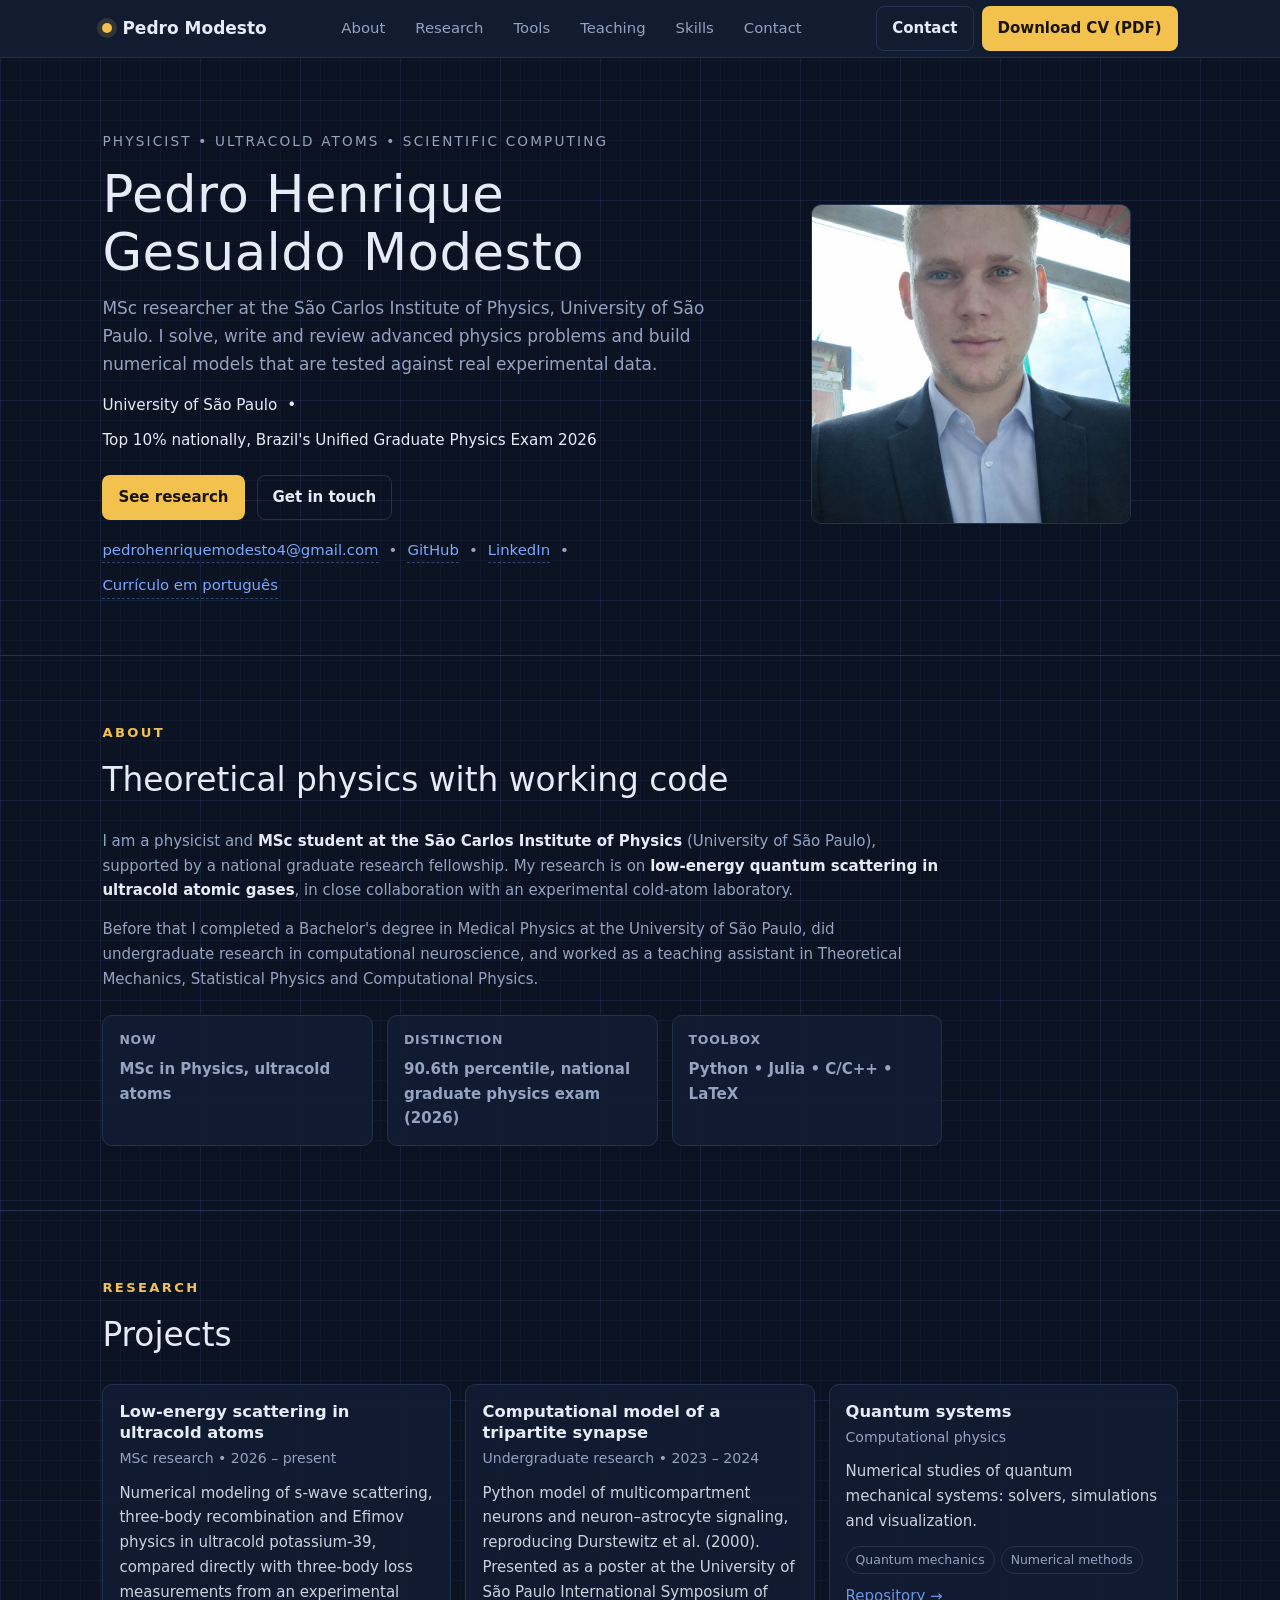
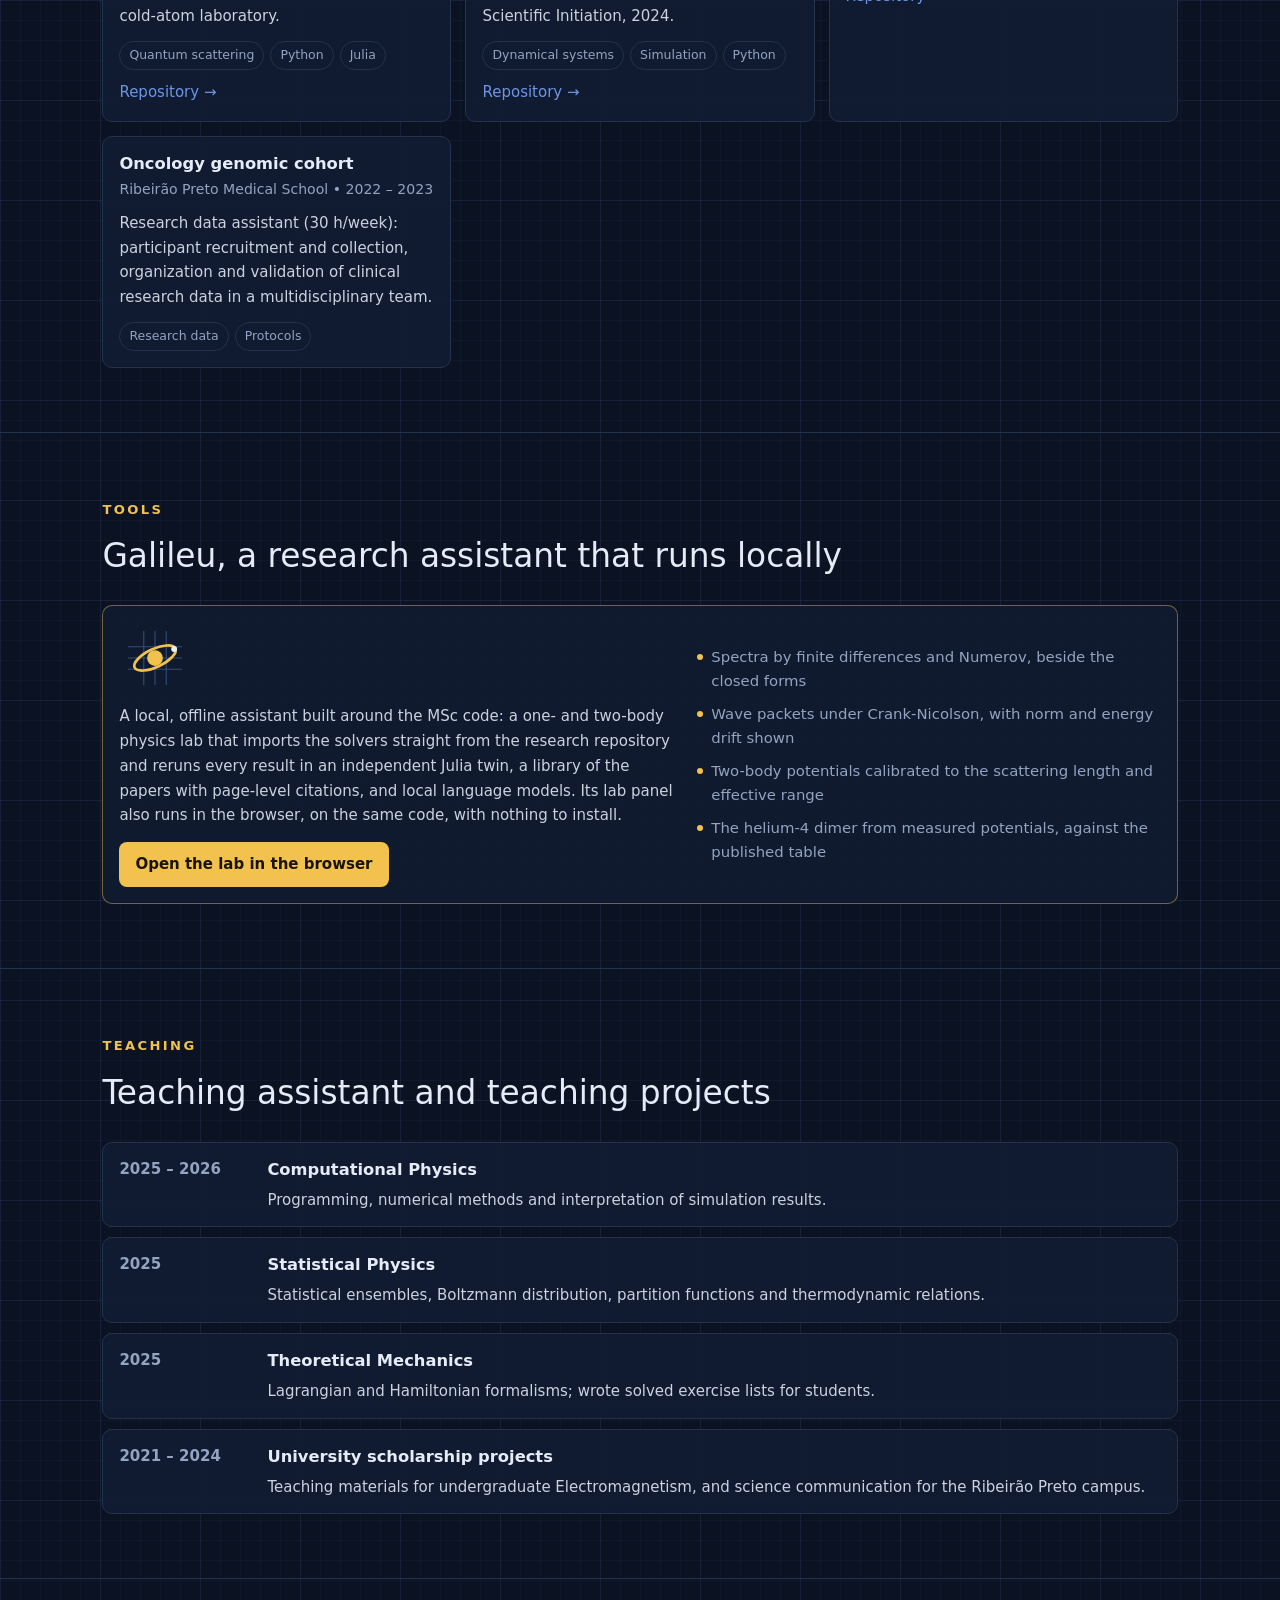
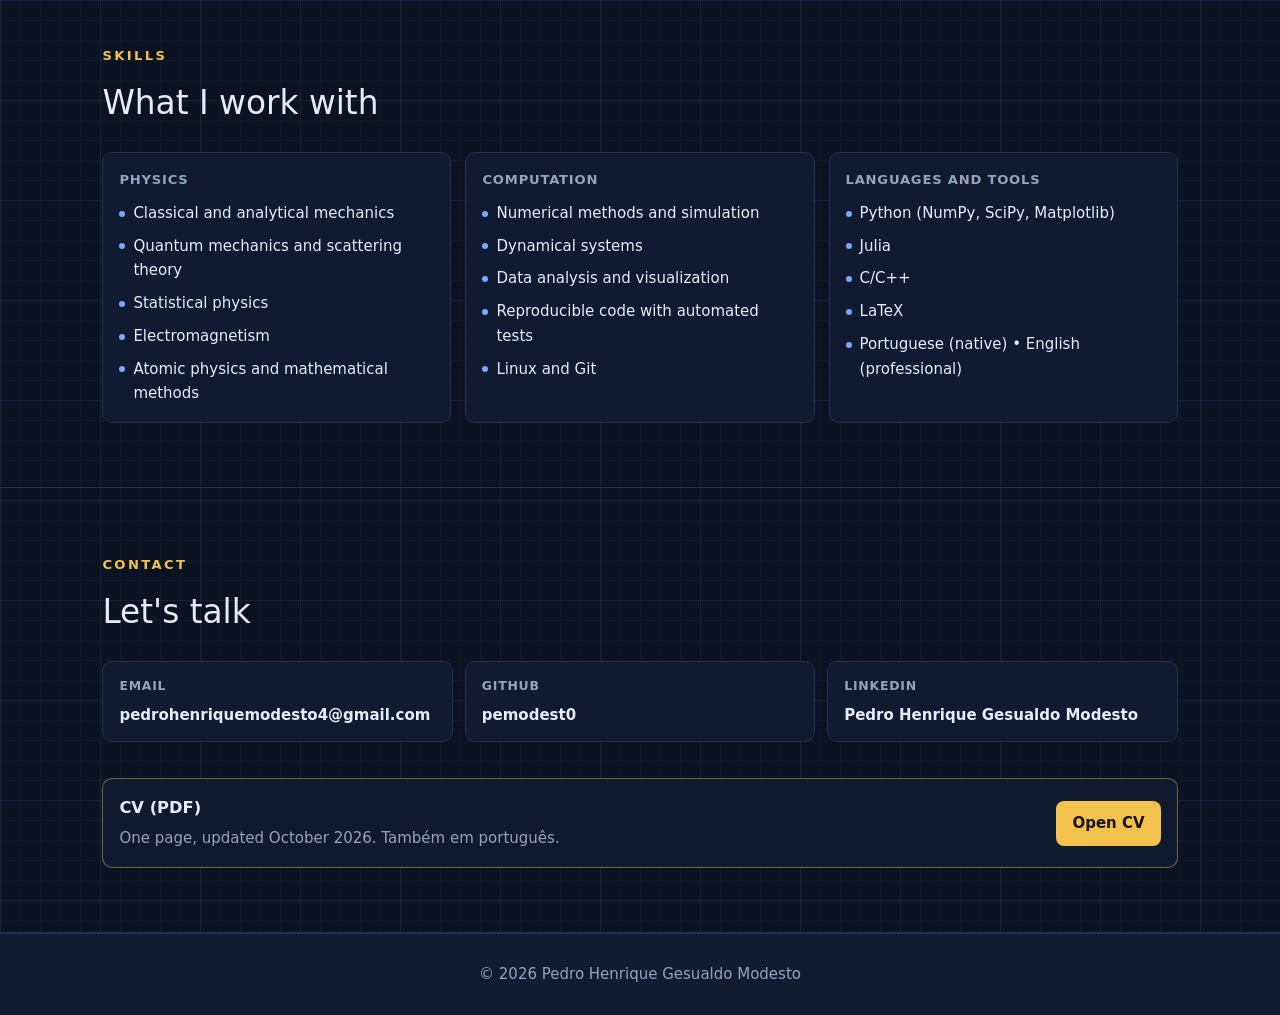
<file: index.html>
<!DOCTYPE html>
<html lang="en">
  <head>
    <meta charset="UTF-8" />
    <meta name="viewport" content="width=device-width, initial-scale=1.0" />
    <title>Pedro Henrique Gesualdo Modesto | Physicist, Ultracold Atoms, Scientific Computing</title>
    <meta name="description" content="Pedro Henrique Gesualdo Modesto: physicist and MSc researcher in ultracold atoms at the University of São Paulo. Scientific Python, numerical modeling and physics problem solving." />
    <link rel="stylesheet" href="styles.css" />
  </head>

  <body>
    <header class="nav">
      <a class="nav__brand" href="#top" aria-label="Back to top">
        <span class="nav__dot" aria-hidden="true"></span>
        <span>Pedro Modesto</span>
      </a>

      <nav class="nav__links" aria-label="Navigation">
        <a href="#about">About</a>
        <a href="#research">Research</a>
        <a href="#tools">Tools</a>
        <a href="#teaching">Teaching</a>
        <a href="#skills">Skills</a>
        <a href="#contact">Contact</a>
      </nav>

      <div class="nav__cta">
        <a class="button button--ghost" href="#contact">Contact</a>
        <a class="button" href="CV_Pedro_Modesto_EN.pdf" target="_blank" rel="noreferrer">Download CV (PDF)</a>
      </div>
    </header>

    <main id="top">
      <section class="hero">
        <div class="hero__content">
          <p class="hero__eyebrow">Physicist • Ultracold Atoms • Scientific Computing</p>
          <h1>Pedro Henrique Gesualdo Modesto</h1>
          <p class="hero__headline">
            MSc researcher at the São Carlos Institute of Physics, University of São Paulo. I solve, write and review
            advanced physics problems and build numerical models that are tested against real experimental data.
          </p>

          <div class="hero__meta">
            <span>University of São Paulo</span>
            <span>•</span>
            <span>Top 10% nationally, Brazil's Unified Graduate Physics Exam 2026</span>
          </div>

          <div class="hero__cta">
            <a class="button" href="#research">See research</a>
            <a class="button button--ghost" href="#contact">Get in touch</a>
          </div>

          <div class="hero__links">
            <a href="mailto:pedrohenriquemodesto4@gmail.com">pedrohenriquemodesto4@gmail.com</a>
            <span>•</span>
            <a href="https://github.com/pemodest0" target="_blank" rel="noreferrer">GitHub</a>
            <span>•</span>
            <a href="https://www.linkedin.com/in/pedro-henrique-gesualdo-modesto-39a135272/" target="_blank" rel="noreferrer">LinkedIn</a>
            <span>•</span>
            <a href="CV_Pedro_Modesto_PT.pdf" target="_blank" rel="noreferrer">Currículo em português</a>
          </div>
        </div>

        <div class="hero__media" aria-label="Profile photo">
          <img src="profile.jpg" alt="Pedro Henrique Gesualdo Modesto" />
        </div>
      </section>

      <section class="section" id="about">
        <div class="section__title">
          <span>About</span>
          <h2>Theoretical physics with working code</h2>
        </div>

        <div class="section__content">
          <p>
            I am a physicist and <strong>MSc student at the São Carlos Institute of Physics</strong> (University of São Paulo),
            supported by a national graduate research fellowship. My research is on <strong>low-energy quantum scattering in
            ultracold atomic gases</strong>, in close collaboration with an experimental cold-atom laboratory.
          </p>
          <p>
            Before that I completed a Bachelor's degree in Medical Physics at the University of São Paulo, did undergraduate research
            in computational neuroscience, and worked as a teaching assistant in Theoretical Mechanics, Statistical Physics and
            Computational Physics.
          </p>

          <div class="highlights">
            <div class="highlight">
              <div class="highlight__kicker">Now</div>
              <div class="highlight__value">MSc in Physics, ultracold atoms</div>
            </div>
            <div class="highlight">
              <div class="highlight__kicker">Distinction</div>
              <div class="highlight__value">90.6th percentile, national graduate physics exam (2026)</div>
            </div>
            <div class="highlight">
              <div class="highlight__kicker">Toolbox</div>
              <div class="highlight__value">Python • Julia • C/C++ • LaTeX</div>
            </div>
          </div>
        </div>
      </section>

      <section class="section" id="research">
        <div class="section__title">
          <span>Research</span>
          <h2>Projects</h2>
        </div>

        <div class="cards">
          <article class="card">
            <div class="card__header">
              <h3>Low-energy scattering in ultracold atoms</h3>
              <p class="card__meta">MSc research • 2026 – present</p>
            </div>
            <p class="card__body">
              Numerical modeling of s-wave scattering, three-body recombination and Efimov physics in ultracold potassium-39,
              compared directly with three-body loss measurements from an experimental cold-atom laboratory.
            </p>
            <div class="card__tags">
              <span>Quantum scattering</span><span>Python</span><span>Julia</span>
            </div>
            <p class="card__body"><a href="https://github.com/pemodest0/Low-energy-scattering" target="_blank" rel="noreferrer">Repository →</a></p>
          </article>

          <article class="card">
            <div class="card__header">
              <h3>Computational model of a tripartite synapse</h3>
              <p class="card__meta">Undergraduate research • 2023 – 2024</p>
            </div>
            <p class="card__body">
              Python model of multicompartment neurons and neuron–astrocyte signaling, reproducing Durstewitz et al. (2000).
              Presented as a poster at the University of São Paulo International Symposium of Scientific Initiation, 2024.
            </p>
            <div class="card__tags">
              <span>Dynamical systems</span><span>Simulation</span><span>Python</span>
            </div>
            <p class="card__body"><a href="https://github.com/pemodest0/Modelo-computacional-de-uma-sinapse-tripartite" target="_blank" rel="noreferrer">Repository →</a></p>
          </article>

          <article class="card">
            <div class="card__header">
              <h3>Quantum systems</h3>
              <p class="card__meta">Computational physics</p>
            </div>
            <p class="card__body">
              Numerical studies of quantum mechanical systems: solvers, simulations and visualization.
            </p>
            <div class="card__tags">
              <span>Quantum mechanics</span><span>Numerical methods</span>
            </div>
            <p class="card__body"><a href="https://github.com/pemodest0/Quantum-systems" target="_blank" rel="noreferrer">Repository →</a></p>
          </article>

          <article class="card">
            <div class="card__header">
              <h3>Oncology genomic cohort</h3>
              <p class="card__meta">Ribeirão Preto Medical School • 2022 – 2023</p>
            </div>
            <p class="card__body">
              Research data assistant (30 h/week): participant recruitment and collection, organization and validation of
              clinical research data in a multidisciplinary team.
            </p>
            <div class="card__tags">
              <span>Research data</span><span>Protocols</span>
            </div>
          </article>
        </div>
      </section>

      <section class="section" id="tools">
        <div class="section__title">
          <span>Tools</span>
          <h2>Galileu, a research assistant that runs locally</h2>
        </div>

        <article class="card card--feature">
          <div>
            <img src="galileu/icon.svg" alt="" />
            <p class="card__body">
              A local, offline assistant built around the MSc code: a one- and two-body physics lab that imports the solvers
              straight from the research repository and reruns every result in an independent Julia twin, a library of the
              papers with page-level citations, and local language models. Its lab panel also runs in the browser, on the
              same code, with nothing to install.
            </p>
            <div class="card__cta">
              <a class="button" href="galileu/">Open the lab in the browser</a>
            </div>
          </div>
          <ul>
            <li>Spectra by finite differences and Numerov, beside the closed forms</li>
            <li>Wave packets under Crank-Nicolson, with norm and energy drift shown</li>
            <li>Two-body potentials calibrated to the scattering length and effective range</li>
            <li>The helium-4 dimer from measured potentials, against the published table</li>
          </ul>
        </article>
      </section>

      <section class="section" id="teaching">
        <div class="section__title">
          <span>Teaching</span>
          <h2>Teaching assistant and teaching projects</h2>
        </div>

        <div class="timeline">
          <div class="timeline__item">
            <div class="timeline__when">2025 – 2026</div>
            <div class="timeline__what">
              <h3>Computational Physics</h3>
              <p>Programming, numerical methods and interpretation of simulation results.</p>
            </div>
          </div>
          <div class="timeline__item">
            <div class="timeline__when">2025</div>
            <div class="timeline__what">
              <h3>Statistical Physics</h3>
              <p>Statistical ensembles, Boltzmann distribution, partition functions and thermodynamic relations.</p>
            </div>
          </div>
          <div class="timeline__item">
            <div class="timeline__when">2025</div>
            <div class="timeline__what">
              <h3>Theoretical Mechanics</h3>
              <p>Lagrangian and Hamiltonian formalisms; wrote solved exercise lists for students.</p>
            </div>
          </div>
          <div class="timeline__item">
            <div class="timeline__when">2021 – 2024</div>
            <div class="timeline__what">
              <h3>University scholarship projects</h3>
              <p>Teaching materials for undergraduate Electromagnetism, and science communication for the Ribeirão Preto campus.</p>
            </div>
          </div>
        </div>
      </section>

      <section class="section" id="skills">
        <div class="section__title">
          <span>Skills</span>
          <h2>What I work with</h2>
        </div>

        <div class="skills">
          <div class="skills__col">
            <h3>Physics</h3>
            <ul>
              <li>Classical and analytical mechanics</li>
              <li>Quantum mechanics and scattering theory</li>
              <li>Statistical physics</li>
              <li>Electromagnetism</li>
              <li>Atomic physics and mathematical methods</li>
            </ul>
          </div>
          <div class="skills__col">
            <h3>Computation</h3>
            <ul>
              <li>Numerical methods and simulation</li>
              <li>Dynamical systems</li>
              <li>Data analysis and visualization</li>
              <li>Reproducible code with automated tests</li>
              <li>Linux and Git</li>
            </ul>
          </div>
          <div class="skills__col">
            <h3>Languages and tools</h3>
            <ul>
              <li>Python (NumPy, SciPy, Matplotlib)</li>
              <li>Julia</li>
              <li>C/C++</li>
              <li>LaTeX</li>
              <li>Portuguese (native) • English (professional)</li>
            </ul>
          </div>
        </div>
      </section>

      <section class="section" id="contact">
        <div class="section__title">
          <span>Contact</span>
          <h2>Let's talk</h2>
        </div>

        <div class="contact">
          <a href="mailto:pedrohenriquemodesto4@gmail.com">
            <span class="contact__label">Email</span>
            <span class="contact__value">pedrohenriquemodesto4@gmail.com</span>
          </a>
          <a href="https://github.com/pemodest0" target="_blank" rel="noreferrer">
            <span class="contact__label">GitHub</span>
            <span class="contact__value">pemodest0</span>
          </a>
          <a href="https://www.linkedin.com/in/pedro-henrique-gesualdo-modesto-39a135272/" target="_blank" rel="noreferrer">
            <span class="contact__label">LinkedIn</span>
            <span class="contact__value">Pedro Henrique Gesualdo Modesto</span>
          </a>
        </div>

        <div class="ctaBar">
          <div>
            <h3>CV (PDF)</h3>
            <p>One page, updated October 2026. Também em português.</p>
          </div>
          <a class="button" href="CV_Pedro_Modesto_EN.pdf" target="_blank" rel="noreferrer">Open CV</a>
        </div>
      </section>
    </main>

    <footer class="footer">
      <p>© <span id="year"></span> Pedro Henrique Gesualdo Modesto</p>
    </footer>

    <script>
      document.getElementById("year").textContent = new Date().getFullYear();
    </script>
  </body>
</html>
</file>
<file: styles.css>
/* Same tokens as the Galileu panel (galileu/style.css): navy panels, gold accent, Hilbert-space grid. */
:root{
  color-scheme: dark;
  --bg:#0b1322;
  --panel:#111c31;
  --panel-2:#16233d;
  --line:#22324f;
  --text:#e6ecf7;
  --muted:#93a3c0;
  --accent:#f2c14e;
  --blue:#7aa7ff;
  --radius:10px;
}

*{box-sizing:border-box;margin:0;padding:0}
html{scroll-behavior:smooth}
body{
  font-family:"Segoe UI",system-ui,-apple-system,Roboto,Arial,sans-serif;
  font-size:15px;
  background-color:var(--bg);
  background-image:
    linear-gradient(rgba(122,167,255,.07) 1px, transparent 1px),
    linear-gradient(90deg, rgba(122,167,255,.07) 1px, transparent 1px),
    linear-gradient(rgba(122,167,255,.035) 1px, transparent 1px),
    linear-gradient(90deg, rgba(122,167,255,.035) 1px, transparent 1px);
  background-size:100px 100px, 100px 100px, 20px 20px, 20px 20px;
  color:var(--text);
  line-height:1.65;
}

a{color:inherit;text-decoration:none}
img{max-width:100%;display:block}

.nav{
  position:sticky; top:0; z-index:50;
  display:flex; align-items:center; justify-content:space-between; gap:18px;
  padding:0 8vw; height:58px;
  background:var(--panel);
  border-bottom:1px solid var(--line);
}
.nav__brand{display:flex; align-items:center; gap:10px; font-weight:600; font-size:17px}
.nav__dot{
  width:10px;height:10px;border-radius:999px;
  background:var(--accent);
  box-shadow:0 0 0 5px rgba(242,193,78,.15);
}
.nav__links{display:flex; gap:4px; font-size:.93rem; color:var(--muted)}
.nav__links a{padding:6px 12px;border-radius:8px;border:1px solid transparent;transition:background .2s ease,color .2s ease}
.nav__links a:hover{background:var(--panel-2);border-color:var(--line);color:var(--text)}
.nav__cta{display:flex; gap:8px; align-items:center}

.button{
  display:inline-flex; align-items:center; justify-content:center;
  padding:9px 15px;
  border-radius:8px;
  background:var(--accent);
  color:#1a1406;
  font-weight:600;
  border:1px solid transparent;
  transition:transform .2s ease, box-shadow .2s ease;
}
.button:hover{transform:translateY(-1px); box-shadow:0 10px 22px rgba(242,193,78,.18)}
.button--ghost{background:transparent; color:var(--text); border:1px solid var(--line)}
.button--ghost:hover{border-color:var(--blue); box-shadow:none}

.hero{
  display:grid;
  grid-template-columns:1.25fr .85fr;
  gap:56px;
  padding:72px 8vw 56px;
  align-items:center;
  border-bottom:1px solid var(--line);
}
.hero__eyebrow{color:var(--muted); font-size:.85rem; letter-spacing:.16em; text-transform:uppercase; margin-bottom:14px}
.hero h1{font-weight:300; font-size:clamp(2.2rem, 4vw, 3.3rem); line-height:1.12; letter-spacing:.01em; margin-bottom:14px}
.hero__headline{color:var(--muted); font-size:1.06rem; max-width:58ch}
.hero__meta{margin-top:14px; color:var(--text); display:flex; gap:10px; flex-wrap:wrap; font-size:.95rem}
.hero__cta{margin-top:22px; display:flex; gap:12px; flex-wrap:wrap}
.hero__links{margin-top:18px; display:flex; gap:10px; flex-wrap:wrap; color:var(--muted); font-size:.93rem}
.hero__links a{color:var(--blue); border-bottom:1px dashed rgba(122,167,255,.35)}
.hero__links a:hover{border-bottom-color:var(--blue)}

.hero__media{display:flex; justify-content:center}
.hero__media img{
  width:min(320px, 90%);
  aspect-ratio:1/1;
  object-fit:cover;
  border-radius:var(--radius);
  border:1px solid var(--line);
  background:var(--panel);
}

.section{padding:64px 8vw; border-bottom:1px solid var(--line); display:grid; gap:22px}
.section__title span{color:var(--accent); font-size:.82rem; font-weight:600; letter-spacing:.18em; text-transform:uppercase}
.section__title h2{margin-top:8px; font-weight:400; font-size:clamp(1.5rem, 2.6vw, 2.05rem)}

.section__content{max-width:88ch; color:var(--muted); display:grid; gap:14px}
.section__content strong{color:var(--text)}

/* every boxed element is the Galileu card: navy panel, thin line, 10px corners */
.highlight,.card,.timeline__item,.grid__item,.skills__col,.contact a,.ctaBar{
  background:rgba(17,28,49,.92);
  border:1px solid var(--line);
  border-radius:var(--radius);
}

.highlights{margin-top:10px; display:grid; grid-template-columns:repeat(3, minmax(0, 1fr)); gap:14px}
.highlight{padding:14px 16px}
.highlight__kicker{color:var(--muted); font-size:.78rem; font-weight:600; letter-spacing:.06em; text-transform:uppercase}
.highlight__value{margin-top:6px; font-weight:600}

.cards{display:grid; grid-template-columns:repeat(3, minmax(0,1fr)); gap:14px}
.card{padding:16px; transition:border-color .2s ease}
.card:hover{border-color:var(--blue)}
.card__header h3{font-size:1.02rem; font-weight:600; line-height:1.3}
.card__meta{color:var(--muted); font-size:.88rem; margin-top:4px}
.card__body{margin-top:10px; color:var(--text); opacity:.88}
.card__body a{color:var(--blue)}
.card__tags{margin-top:12px; display:flex; gap:6px; flex-wrap:wrap}
.card__tags span{font-size:.78rem; padding:3px 9px; border-radius:999px; border:1px solid var(--line); color:var(--muted)}

.card--feature{display:grid; grid-template-columns:1.2fr 1fr; gap:22px; align-items:center; border-color:rgba(242,193,78,.45)}
.card--feature img{width:72px; height:72px}
.card--feature .card__cta{display:flex; gap:10px; flex-wrap:wrap; margin-top:14px}
.card--feature ul{list-style:none; display:grid; gap:8px; color:var(--muted); font-size:.93rem}
.card--feature li{padding-left:14px; position:relative}
.card--feature li::before{content:""; position:absolute; left:0; top:.65em; width:6px; height:6px; border-radius:999px; background:var(--accent)}

.timeline{display:grid; gap:10px}
.timeline__item{display:grid; grid-template-columns:130px 1fr; gap:18px; padding:14px 16px}
.timeline__when{color:var(--muted); font-weight:600; font-variant-numeric:tabular-nums}
.timeline__what h3{font-size:1.02rem; font-weight:600}
.timeline__what p{margin-top:4px; color:var(--text); opacity:.88}

.skills{display:grid; grid-template-columns:repeat(3, minmax(0, 1fr)); gap:14px}
.skills__col{padding:16px}
.skills__col h3{font-size:.82rem; font-weight:600; color:var(--muted); letter-spacing:.06em; text-transform:uppercase; margin-bottom:10px}
.skills__col ul{list-style:none; display:grid; gap:8px}
.skills__col li{padding-left:14px; position:relative}
.skills__col li::before{content:""; position:absolute; left:0; top:.65em; width:6px; height:6px; border-radius:999px; background:var(--blue)}

.contact{display:grid; grid-template-columns:repeat(3, minmax(0, 1fr)); gap:12px}
.contact a{padding:14px 16px; transition:border-color .2s ease}
.contact a:hover{border-color:var(--blue)}
.contact__label{display:block; color:var(--muted); font-size:.78rem; font-weight:600; letter-spacing:.06em; text-transform:uppercase}
.contact__value{display:block; margin-top:6px; font-weight:600; overflow-wrap:anywhere}

.ctaBar{margin-top:14px; border-color:rgba(242,193,78,.45); padding:16px; display:flex; align-items:center; justify-content:space-between; gap:16px}
.ctaBar h3{font-size:1.02rem; font-weight:600}
.ctaBar p{margin-top:4px; color:var(--muted)}

.footer{padding:28px 8vw; text-align:center; color:var(--muted); background:var(--panel); border-top:1px solid var(--line)}

.nav__brand,.button{white-space:nowrap}
@media (max-width: 1100px){
  .nav__links{display:none}
}
@media (max-width: 980px){
  .hero{grid-template-columns:1fr; gap:28px; padding:48px 16px 40px}
  .section{padding:48px 16px}
  .nav{padding:0 16px}
  .hero__media{justify-content:flex-start}
  .cards,.highlights,.skills,.contact,.card--feature{grid-template-columns:1fr}
  .timeline__item{grid-template-columns:1fr; gap:4px}
  .nav__links{display:none}
  .nav__cta .button--ghost{display:none}
  .ctaBar{flex-direction:column; align-items:flex-start}
  .footer{padding:24px 16px}
}
</file>
